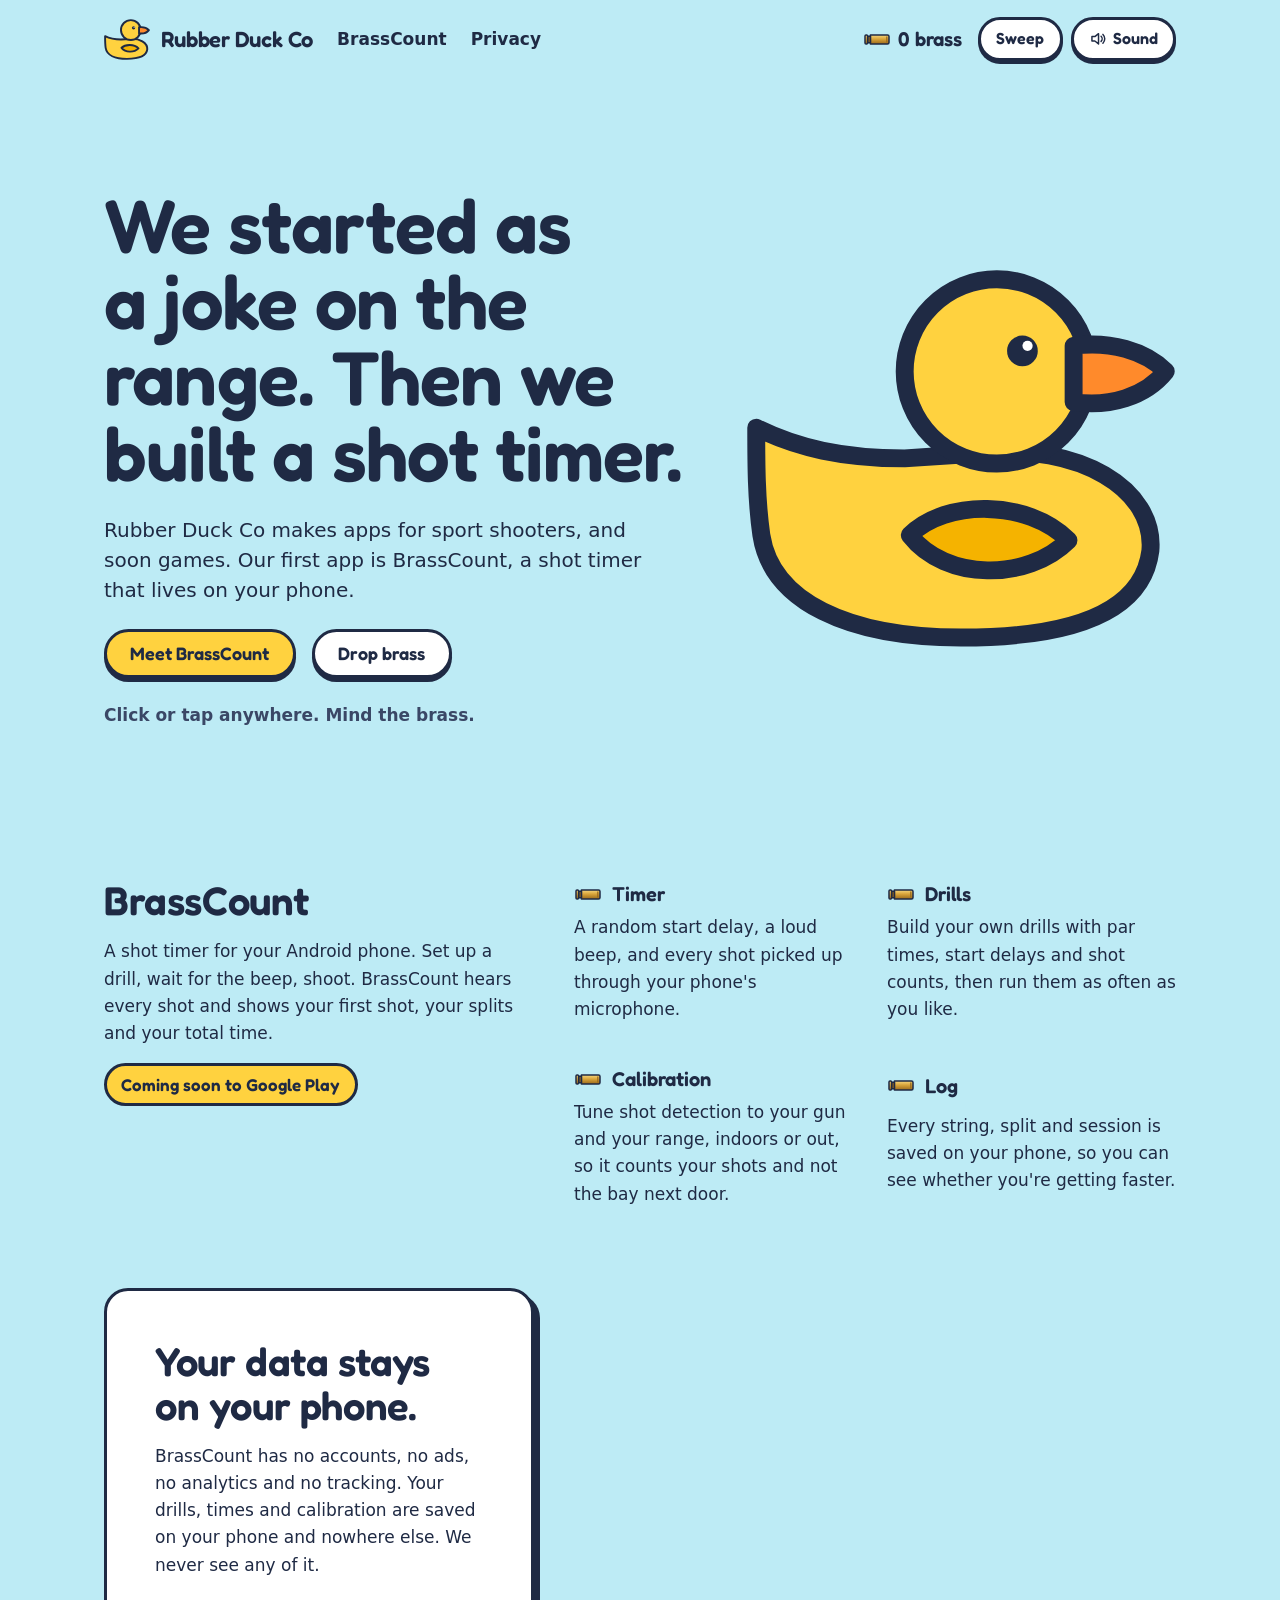
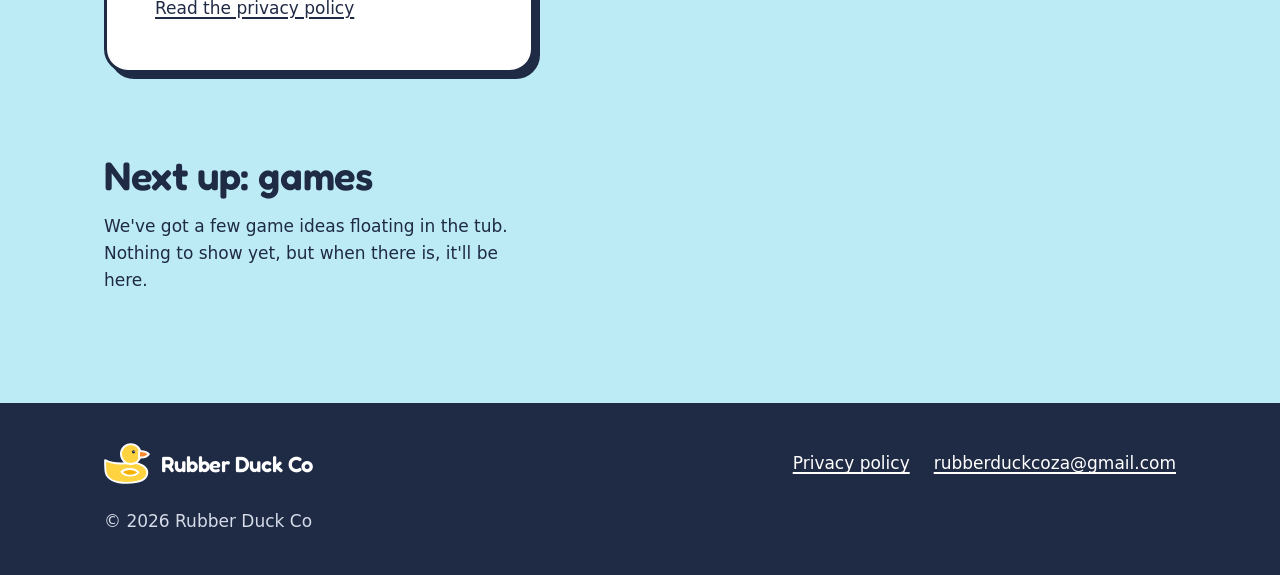
<file: index.html>
<!DOCTYPE html>
<html lang="en">
<head>
  <meta charset="UTF-8">
  <meta name="viewport" content="width=device-width, initial-scale=1">
  <meta http-equiv="Content-Security-Policy" content="default-src 'self'; img-src 'self'; style-src 'self'; script-src 'self'; font-src 'self'; connect-src 'none'; base-uri 'self'; form-action 'none'">
  <title>Rubber Duck Co | Makers of the BrassCount shot timer</title>
  <meta name="description" content="Rubber Duck Co makes BrassCount, a shot timer for sport shooters on Android, and soon games. No accounts, no tracking: your data stays on your phone.">
  <link rel="canonical" href="https://rubberduckco.co.za/">
  <link rel="icon" href="assets/icons/favicon.svg" type="image/svg+xml">
  <link rel="icon" href="assets/icons/favicon-32.png" sizes="32x32" type="image/png">
  <link rel="apple-touch-icon" href="assets/icons/apple-touch-icon.png">
  <meta name="theme-color" content="#bdebf5">
  <meta property="og:type" content="website">
  <meta property="og:site_name" content="Rubber Duck Co">
  <meta property="og:title" content="Rubber Duck Co">
  <meta property="og:description" content="Makers of BrassCount, a shot timer for sport shooters. Games are next.">
  <meta property="og:url" content="https://rubberduckco.co.za/">
  <meta property="og:image" content="https://rubberduckco.co.za/assets/img/og.png">
  <meta property="og:image:width" content="1200">
  <meta property="og:image:height" content="630">
  <meta property="og:image:alt" content="The Rubber Duck Co logo: a yellow rubber duck next to the company name">
  <meta name="twitter:card" content="summary_large_image">
  <link rel="preload" href="assets/fonts/fredoka-600-latin.woff2" as="font" type="font/woff2" crossorigin>
  <link rel="stylesheet" href="assets/css/style.css">
  <script type="module" src="assets/js/main.js"></script>
</head>
<body>
  <a class="skip-link" href="#main">Skip to content</a>

  <header class="site-header">
    <div class="wrap header-inner">
      <a class="lockup" href="index.html">
        <img class="lockup-mark" src="assets/img/logo/mark.svg" alt="" width="168" height="148">
        <span>Rubber Duck Co</span>
      </a>
      <nav aria-label="Main">
        <ul class="nav-list">
          <li><a href="index.html#brasscount">BrassCount</a></li>
          <li><a href="privacy.html">Privacy</a></li>
        </ul>
      </nav>
      <div class="brass-controls" data-brass-controls hidden>
        <p class="brass-count"><span class="brass-number" data-brass-count>0</span> brass</p>
        <button class="chip" type="button" data-brass-sweep>Sweep</button>
        <button class="chip" type="button" data-brass-sound aria-pressed="true">
          <svg class="sound-icon" viewBox="0 0 24 24" aria-hidden="true">
            <path d="M4 9v6h4l5 4V5L8 9z"/>
            <path class="sound-waves" d="M16.5 8.5a5 5 0 0 1 0 7M19 6a8.5 8.5 0 0 1 0 12"/>
            <path class="sound-off" d="M17 9l5 6M22 9l-5 6"/>
          </svg>
          <span class="chip-label">Sound</span>
        </button>
      </div>
      <p class="toast" data-brass-toast aria-live="polite"></p>
    </div>
  </header>

  <main id="main">
    <section class="hero wrap" aria-labelledby="hero-title">
      <div class="hero-copy">
        <h1 id="hero-title" data-solid>We started as a joke on the range. Then we built a shot timer.</h1>
        <p class="lead">Rubber Duck Co makes apps for sport shooters, and soon games. Our first app is BrassCount, a shot timer that lives on your phone.</p>
        <div class="hero-actions">
          <a class="button" href="#brasscount">Meet BrassCount</a>
          <button class="button button-quiet" type="button" data-brass-drop hidden>Drop brass</button>
        </div>
        <p class="hint" data-brass-hint hidden>Click or tap anywhere. Mind the brass.</p>
      </div>

      <button class="duck" type="button" data-duck aria-label="Squeeze the duck">
        <svg class="duck-svg" data-solid="duck" viewBox="16 26 168 148" width="168" height="148" aria-hidden="true" focusable="false">
          <g transform="translate(-4 -4)">
            <g stroke="#1F2A44" stroke-width="7" stroke-linejoin="round" stroke-linecap="round">
              <path data-hull d="M24 92 C40 100 58 104 82 104 L112 102 C150 98 180 116 178 140 C175 164 148 174 104 174 C60 174 30 160 26 134 C24 120 24 106 24 92 Z" fill="#FFD23F"/>
              <path d="M84 134 C98 120 130 120 146 136 C130 152 98 152 84 134 Z" fill="#F5B300"/>
              <circle data-hull cx="118" cy="70" r="36" fill="#FFD23F"/>
              <path data-hull d="M148 60 C162 58 176 62 184 70 C176 80 162 84 148 82 Z" fill="#FF8A2B"/>
            </g>
            <circle cx="128" cy="62" r="6" fill="#1F2A44"/>
            <circle cx="130" cy="60" r="2" fill="#FFFFFF"/>
          </g>
        </svg>
      </button>
    </section>

    <section class="section wrap" id="brasscount" aria-labelledby="brasscount-title">
      <div class="section-intro">
        <h2 id="brasscount-title" data-solid>BrassCount</h2>
        <p>A shot timer for your Android phone. Set up a drill, wait for the beep, shoot. BrassCount hears every shot and shows your first shot, your splits and your total time.</p>
        <p class="status">Coming soon to Google Play</p>
      </div>
      <dl class="features">
        <div>
          <dt>Timer</dt>
          <dd>A random start delay, a loud beep, and every shot picked up through your phone's microphone.</dd>
        </div>
        <div>
          <dt>Drills</dt>
          <dd>Build your own drills with par times, start delays and shot counts, then run them as often as you like.</dd>
        </div>
        <div>
          <dt>Calibration</dt>
          <dd>Tune shot detection to your gun and your range, indoors or out, so it counts your shots and not the bay next door.</dd>
        </div>
        <div>
          <dt>Log</dt>
          <dd>Every string, split and session is saved on your phone, so you can see whether you're getting faster.</dd>
        </div>
      </dl>
    </section>

    <section class="section wrap" aria-labelledby="promise-title">
      <div class="promise">
        <h2 id="promise-title" data-solid>Your data stays on your phone.</h2>
        <p>BrassCount has no accounts, no ads, no analytics and no tracking. Your drills, times and calibration are saved on your phone and nowhere else. We never see any of it.</p>
        <p><a href="privacy.html">Read the privacy policy</a></p>
      </div>
    </section>

    <section class="section wrap games" aria-labelledby="games-title">
      <div class="section-intro">
        <h2 id="games-title" data-solid>Next up: games</h2>
        <p>We've got a few game ideas floating in the tub. Nothing to show yet, but when there is, it'll be here.</p>
      </div>
    </section>
  </main>

  <footer class="site-footer">
    <div class="wrap footer-inner">
      <a class="lockup" href="index.html">
        <img class="lockup-mark" src="assets/img/logo/mark-light.svg" alt="" width="168" height="148" loading="lazy">
        <span>Rubber Duck Co</span>
      </a>
      <ul class="footer-links">
        <li><a href="privacy.html">Privacy policy</a></li>
        <li><a href="mailto:rubberduckcoza@gmail.com">rubberduckcoza@gmail.com</a></li>
      </ul>
      <p class="footer-note">© 2026 Rubber Duck Co</p>
    </div>
  </footer>
</body>
</html>
</file>
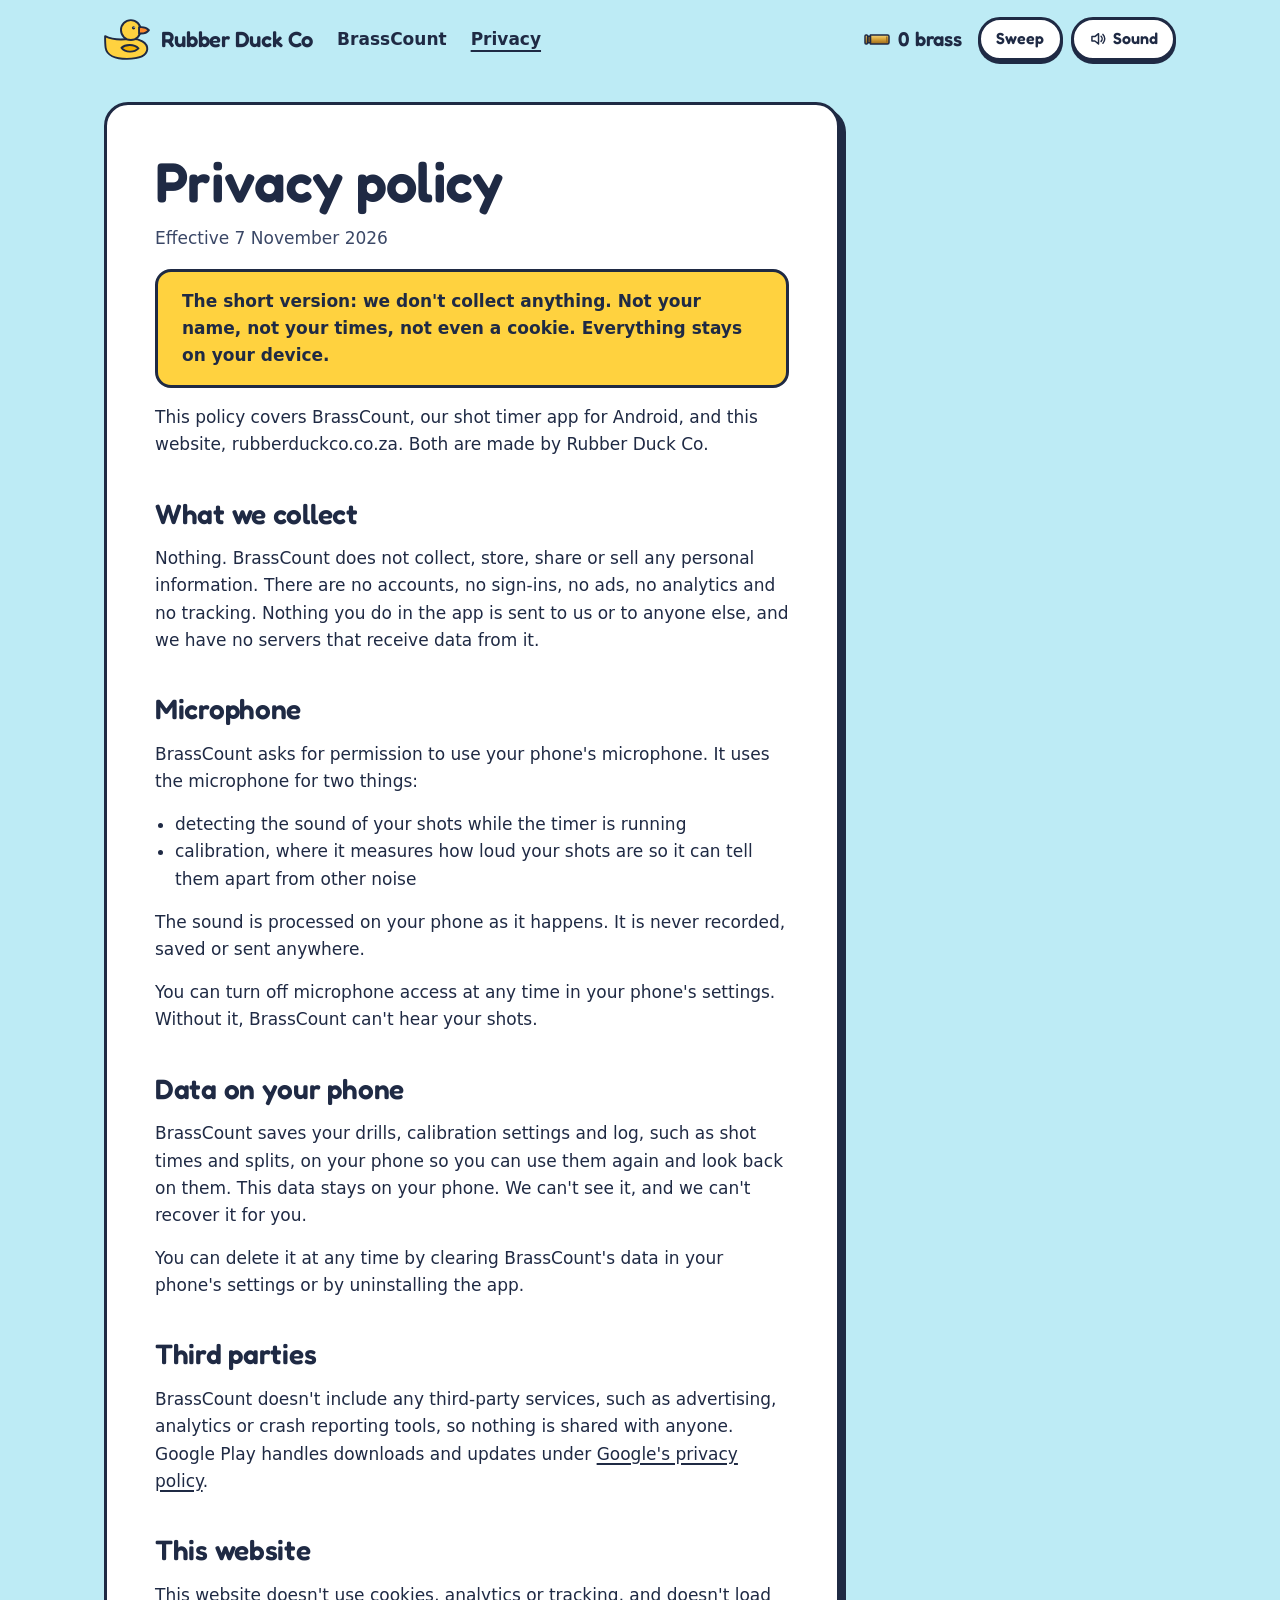
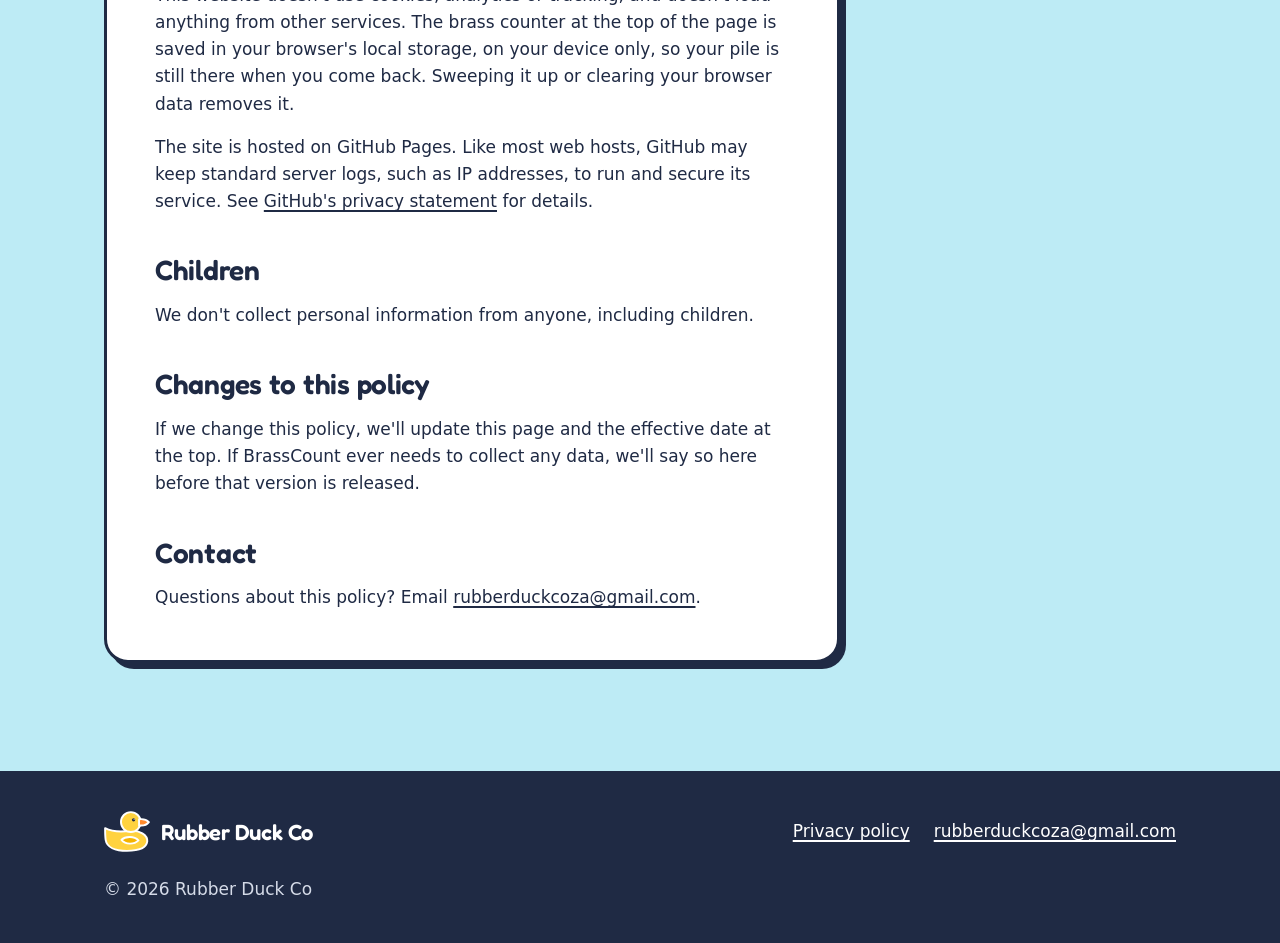
<file: privacy.html>
<!DOCTYPE html>
<html lang="en">
<head>
  <meta charset="UTF-8">
  <meta name="viewport" content="width=device-width, initial-scale=1">
  <meta http-equiv="Content-Security-Policy" content="default-src 'self'; img-src 'self'; style-src 'self'; script-src 'self'; font-src 'self'; connect-src 'none'; base-uri 'self'; form-action 'none'">
  <title>Privacy policy | Rubber Duck Co</title>
  <meta name="description" content="Privacy policy for BrassCount and rubberduckco.co.za. We don't collect any personal information. Everything stays on your device.">
  <link rel="canonical" href="https://rubberduckco.co.za/privacy.html">
  <link rel="icon" href="assets/icons/favicon.svg" type="image/svg+xml">
  <link rel="icon" href="assets/icons/favicon-32.png" sizes="32x32" type="image/png">
  <link rel="apple-touch-icon" href="assets/icons/apple-touch-icon.png">
  <meta name="theme-color" content="#bdebf5">
  <meta property="og:type" content="website">
  <meta property="og:site_name" content="Rubber Duck Co">
  <meta property="og:title" content="Privacy policy | Rubber Duck Co">
  <meta property="og:description" content="We don't collect anything. Not your name, not your times. Everything stays on your device.">
  <meta property="og:url" content="https://rubberduckco.co.za/privacy.html">
  <meta property="og:image" content="https://rubberduckco.co.za/assets/img/og.png">
  <meta property="og:image:width" content="1200">
  <meta property="og:image:height" content="630">
  <meta property="og:image:alt" content="The Rubber Duck Co logo: a yellow rubber duck next to the company name">
  <meta name="twitter:card" content="summary_large_image">
  <link rel="preload" href="assets/fonts/fredoka-600-latin.woff2" as="font" type="font/woff2" crossorigin>
  <link rel="stylesheet" href="assets/css/style.css">
  <script type="module" src="assets/js/main.js"></script>
</head>
<body>
  <a class="skip-link" href="#main">Skip to content</a>

  <header class="site-header">
    <div class="wrap header-inner">
      <a class="lockup" href="index.html">
        <img class="lockup-mark" src="assets/img/logo/mark.svg" alt="" width="168" height="148">
        <span>Rubber Duck Co</span>
      </a>
      <nav aria-label="Main">
        <ul class="nav-list">
          <li><a href="index.html#brasscount">BrassCount</a></li>
          <li><a href="privacy.html" aria-current="page">Privacy</a></li>
        </ul>
      </nav>
      <div class="brass-controls" data-brass-controls hidden>
        <p class="brass-count"><span class="brass-number" data-brass-count>0</span> brass</p>
        <button class="chip" type="button" data-brass-sweep>Sweep</button>
        <button class="chip" type="button" data-brass-sound aria-pressed="true">
          <svg class="sound-icon" viewBox="0 0 24 24" aria-hidden="true">
            <path d="M4 9v6h4l5 4V5L8 9z"/>
            <path class="sound-waves" d="M16.5 8.5a5 5 0 0 1 0 7M19 6a8.5 8.5 0 0 1 0 12"/>
            <path class="sound-off" d="M17 9l5 6M22 9l-5 6"/>
          </svg>
          <span class="chip-label">Sound</span>
        </button>
      </div>
      <p class="toast" data-brass-toast aria-live="polite"></p>
    </div>
  </header>

  <main id="main" class="wrap">
    <article class="policy">
      <h1 data-solid>Privacy policy</h1>
      <p class="policy-meta">Effective 7 November 2026</p>
      <p class="policy-short">The short version: we don't collect anything. Not your name, not your times, not even a cookie. Everything stays on your device.</p>

      <p>This policy covers BrassCount, our shot timer app for Android, and this website, rubberduckco.co.za. Both are made by Rubber Duck Co.</p>

      <h2 data-solid>What we collect</h2>
      <p>Nothing. BrassCount does not collect, store, share or sell any personal information. There are no accounts, no sign-ins, no ads, no analytics and no tracking. Nothing you do in the app is sent to us or to anyone else, and we have no servers that receive data from it.</p>

      <h2 data-solid>Microphone</h2>
      <p>BrassCount asks for permission to use your phone's microphone. It uses the microphone for two things:</p>
      <ul>
        <li>detecting the sound of your shots while the timer is running</li>
        <li>calibration, where it measures how loud your shots are so it can tell them apart from other noise</li>
      </ul>
      <p>The sound is processed on your phone as it happens. It is never recorded, saved or sent anywhere.</p>
      <p>You can turn off microphone access at any time in your phone's settings. Without it, BrassCount can't hear your shots.</p>

      <h2 data-solid>Data on your phone</h2>
      <p>BrassCount saves your drills, calibration settings and log, such as shot times and splits, on your phone so you can use them again and look back on them. This data stays on your phone. We can't see it, and we can't recover it for you.</p>
      <p>You can delete it at any time by clearing BrassCount's data in your phone's settings or by uninstalling the app.</p>

      <h2 data-solid>Third parties</h2>
      <p>BrassCount doesn't include any third-party services, such as advertising, analytics or crash reporting tools, so nothing is shared with anyone. Google Play handles downloads and updates under <a href="https://policies.google.com/privacy">Google's privacy policy</a>.</p>

      <h2 data-solid>This website</h2>
      <p>This website doesn't use cookies, analytics or tracking, and doesn't load anything from other services. The brass counter at the top of the page is saved in your browser's local storage, on your device only, so your pile is still there when you come back. Sweeping it up or clearing your browser data removes it.</p>
      <p>The site is hosted on GitHub Pages. Like most web hosts, GitHub may keep standard server logs, such as IP addresses, to run and secure its service. See <a href="https://docs.github.com/en/site-policy/privacy-policies/github-general-privacy-statement">GitHub's privacy statement</a> for details.</p>

      <h2 data-solid>Children</h2>
      <p>We don't collect personal information from anyone, including children.</p>

      <h2 data-solid>Changes to this policy</h2>
      <p>If we change this policy, we'll update this page and the effective date at the top. If BrassCount ever needs to collect any data, we'll say so here before that version is released.</p>

      <h2 data-solid>Contact</h2>
      <p>Questions about this policy? Email <a href="mailto:rubberduckcoza@gmail.com">rubberduckcoza@gmail.com</a>.</p>
    </article>
  </main>

  <footer class="site-footer">
    <div class="wrap footer-inner">
      <a class="lockup" href="index.html">
        <img class="lockup-mark" src="assets/img/logo/mark-light.svg" alt="" width="168" height="148" loading="lazy">
        <span>Rubber Duck Co</span>
      </a>
      <ul class="footer-links">
        <li><a href="privacy.html" aria-current="page">Privacy policy</a></li>
        <li><a href="mailto:rubberduckcoza@gmail.com">rubberduckcoza@gmail.com</a></li>
      </ul>
      <p class="footer-note">© 2026 Rubber Duck Co</p>
    </div>
  </footer>
</body>
</html>
</file>
<file: assets/css/style.css>
/* Fredoka matches the logo lockups; everything else uses the system font. */
@font-face {
  font-family: "Fredoka";
  src: url("../fonts/fredoka-600-latin.woff2") format("woff2");
  font-style: normal;
  font-weight: 600;
  font-display: swap;
}

:root {
  --sky: #bdebf5;
  --navy: #1f2a44;
  --navy-soft: #3a4766;
  --duck: #ffd23f;
  --duck-deep: #f5b300;
  --beak: #ff8a2b;
  --paper: #ffffff;
  --font-body: system-ui, -apple-system, "Segoe UI", Roboto, sans-serif;
  --font-display: "Fredoka", system-ui, -apple-system, "Segoe UI", Roboto, sans-serif;
  --step-0: 1.0625rem;
  --step-1: 1.25rem;
  --step-2: clamp(1.75rem, 1.3rem + 2vw, 2.5rem);
  --step-3: clamp(2.5rem, 1.5rem + 4.6vw, 4.75rem);
  --space-1: 0.5rem;
  --space-2: 1rem;
  --space-3: 1.5rem;
  --space-4: 2.5rem;
  --space-5: clamp(3.5rem, 2rem + 6vw, 7rem);
  --gutter: clamp(1rem, 4vw, 2.5rem);
  --max-width: 72rem;
  --measure: 62ch;
  --line: 3px;
  --lift: 4px;
  --radius-pill: 999px;
  --radius-panel: 1.5rem;
  --pile-height: 0px;
}

*,
*::before,
*::after {
  box-sizing: border-box;
}

[hidden] {
  display: none !important;
}

html {
  -webkit-text-size-adjust: 100%;
}

body {
  margin: 0;
  background: var(--sky);
  color: var(--navy);
  font-family: var(--font-body);
  font-size: var(--step-0);
  line-height: 1.6;
}

h1,
h2,
h3 {
  margin: 0;
  font-family: var(--font-display);
  font-weight: 600;
  letter-spacing: -0.01em;
  text-wrap: balance;
}

h1 {
  font-size: var(--step-3);
  line-height: 1;
}

h2 {
  font-size: var(--step-2);
  line-height: 1.1;
}

p {
  margin: 0;
}

a {
  color: inherit;
  text-decoration-thickness: 2px;
  text-underline-offset: 0.2em;
}

a:hover {
  text-decoration-color: var(--beak);
}

:focus-visible {
  outline: 3px solid var(--beak);
  outline-offset: 3px;
}

.wrap {
  width: 100%;
  max-width: var(--max-width);
  margin-inline: auto;
  padding-inline: var(--gutter);
}

.skip-link {
  position: absolute;
  top: var(--space-1);
  left: var(--space-1);
  z-index: 20;
  padding: var(--space-1) var(--space-2);
  border: var(--line) solid var(--navy);
  border-radius: var(--radius-pill);
  background: var(--duck);
  font-weight: 700;
  transform: translateY(-200%);
}

.skip-link:focus-visible {
  transform: none;
}

.visually-hidden {
  position: absolute;
  width: 1px;
  height: 1px;
  margin: -1px;
  overflow: hidden;
  clip-path: inset(50%);
  white-space: nowrap;
}

/* Lockup: the horizontal lockup from the logo system.
   Mark height is 1.85x the type size and the gap 0.5x, as on the artboard. */
.lockup {
  display: inline-flex;
  align-items: center;
  gap: 0.5em;
  font-family: var(--font-display);
  font-weight: 600;
  font-size: 1.25rem;
  line-height: 1;
  letter-spacing: -0.01em;
  white-space: nowrap;
  text-decoration: none;
}

.lockup-mark {
  display: block;
  width: auto;
  height: 1.85em;
}

/* Header */
.site-header {
  padding-block: var(--space-2);
}

.header-inner {
  display: flex;
  flex-wrap: wrap;
  align-items: center;
  gap: var(--space-2) var(--space-3);
}

.nav-list {
  display: flex;
  flex-wrap: wrap;
  gap: var(--space-1) var(--space-3);
  margin: 0;
  padding: 0;
  list-style: none;
  font-weight: 600;
}

.nav-list a {
  display: inline-block;
  padding-block: 0.6rem;
  text-decoration: none;
}

.nav-list a:hover,
.nav-list a[aria-current="page"] {
  text-decoration: underline;
  text-decoration-thickness: 2px;
  text-underline-offset: 0.3em;
}

.brass-controls {
  display: flex;
  flex-wrap: wrap;
  align-items: center;
  gap: var(--space-1);
  width: 100%;
}

.brass-count {
  display: inline-flex;
  align-items: center;
  gap: 0.4rem;
  margin-right: auto;
  font-family: var(--font-display);
  font-weight: 600;
  font-size: var(--step-1);
  font-variant-numeric: tabular-nums;
}

.brass-count::before {
  content: "";
  width: 1.75rem;
  height: 0.8125rem;
  background: url("../img/casing.svg") center / contain no-repeat;
}

.brass-number {
  display: inline-block;
}

.brass-number.is-bumped {
  animation: bump 180ms ease-out;
}

@keyframes bump {
  40% {
    transform: scale(1.25);
  }
}

.toast {
  position: fixed;
  top: var(--space-2);
  left: 50%;
  z-index: 30;
  width: max-content;
  max-width: calc(100% - 2 * var(--gutter));
  padding: 0.6rem 1.1rem;
  border: var(--line) solid var(--navy);
  border-radius: var(--radius-pill);
  background: var(--paper);
  box-shadow: 0 var(--lift) 0 var(--navy);
  font-weight: 600;
  text-align: center;
  transform: translateX(-50%);
}

.toast:empty {
  display: none;
}

/* Buttons: yellow stickers that sink into their shadow when pressed */
.button,
.chip {
  display: inline-flex;
  align-items: center;
  justify-content: center;
  gap: 0.4em;
  min-height: 2.75rem;
  border: var(--line) solid var(--navy);
  border-radius: var(--radius-pill);
  background: var(--duck);
  color: var(--navy);
  font-family: var(--font-display);
  font-weight: 600;
  line-height: 1.1;
  text-decoration: none;
  cursor: pointer;
  box-shadow: 0 var(--lift) 0 var(--navy);
}

.button {
  padding: 0.65em 1.3em;
  font-size: 1.125rem;
}

.chip {
  --lift: 3px;
  padding: 0.35em 0.95em;
  font-size: 1rem;
  background: var(--paper);
}

.button-quiet {
  background: var(--paper);
}

.button:hover,
.chip:hover {
  background: var(--beak);
}

.button:active,
.chip:active {
  box-shadow: 0 0 0 var(--navy);
  transform: translateY(var(--lift));
}

.sound-icon {
  width: 1.1em;
  height: 1.1em;
  fill: none;
  stroke: currentColor;
  stroke-width: 2;
  stroke-linecap: round;
  stroke-linejoin: round;
}

/* Icon-only on small screens; the hidden label stays the button's name */
.chip-label {
  position: absolute;
  width: 1px;
  height: 1px;
  margin: -1px;
  overflow: hidden;
  clip-path: inset(50%);
  white-space: nowrap;
}

.chip[aria-pressed="false"] .sound-waves,
.chip[aria-pressed="true"] .sound-off {
  display: none;
}

/* Hero */
.hero {
  display: grid;
  gap: var(--space-4);
  align-items: center;
  padding-block: var(--space-4) var(--space-5);
}

.hero-copy {
  display: grid;
  gap: var(--space-3);
}

.lead {
  max-width: 34rem;
  font-size: var(--step-1);
  line-height: 1.5;
}

.hero-actions {
  display: flex;
  flex-wrap: wrap;
  gap: var(--space-2);
}

.hint {
  color: var(--navy-soft);
  font-weight: 600;
}

.duck {
  justify-self: end;
  width: min(70%, 26rem);
  padding: 0;
  border: 0;
  border-radius: 2rem;
  background: none;
  color: inherit;
  cursor: pointer;
  -webkit-tap-highlight-color: transparent;
}

.duck-svg {
  display: block;
  width: 100%;
  height: auto;
  transform-origin: 50% 100%;
}

/* Sections */
.section {
  display: grid;
  gap: var(--space-3) var(--space-4);
  padding-block: var(--space-4);
}

.section-intro {
  display: grid;
  gap: var(--space-2);
  align-content: start;
  max-width: var(--measure);
}

.status {
  justify-self: start;
  padding: 0.3rem 0.9rem;
  border: var(--line) solid var(--navy);
  border-radius: var(--radius-pill);
  background: var(--duck);
  font-family: var(--font-display);
  font-weight: 600;
}

.features {
  display: grid;
  gap: var(--space-3);
  margin: 0;
}

.features div {
  display: grid;
  gap: 0.25rem;
}

.features dt {
  display: flex;
  align-items: center;
  gap: 0.6rem;
  font-family: var(--font-display);
  font-weight: 600;
  font-size: var(--step-1);
}

.features dt::before {
  content: "";
  flex: none;
  width: 1.75rem;
  height: 0.8125rem;
  background: url("../img/casing.svg") center / contain no-repeat;
}

.features dd {
  margin: 0;
  max-width: 38ch;
}

.promise {
  display: grid;
  gap: var(--space-2);
  max-width: 46rem;
  padding: clamp(1.5rem, 1rem + 3vw, 3rem);
  border: var(--line) solid var(--navy);
  border-radius: var(--radius-panel);
  background: var(--paper);
  box-shadow: 6px 6px 0 var(--navy);
}

.promise p {
  max-width: var(--measure);
}

.games {
  padding-bottom: var(--space-5);
}

/* Footer: the dark-background lockup on a navy band, padded so the brass pile never covers it */
.site-footer {
  padding-top: var(--space-4);
  padding-bottom: calc(var(--space-4) + var(--pile-height));
  background: var(--navy);
  color: var(--paper);
}

.footer-inner {
  display: grid;
  gap: var(--space-3);
}

.footer-links {
  display: flex;
  flex-wrap: wrap;
  gap: var(--space-1) var(--space-3);
  margin: 0;
  padding: 0;
  list-style: none;
}

.footer-links a {
  display: inline-block;
  padding-block: 0.4rem;
  overflow-wrap: anywhere;
}

.site-footer :focus-visible {
  outline-color: var(--duck);
}

.footer-note {
  color: #d5dbe8;
}

/* Privacy policy */
.policy {
  display: grid;
  gap: var(--space-2);
  max-width: 46rem;
  margin-block: var(--space-3) var(--space-5);
  padding: clamp(1.25rem, 0.75rem + 3vw, 3rem);
  border: var(--line) solid var(--navy);
  border-radius: var(--radius-panel);
  background: var(--paper);
  box-shadow: 6px 6px 0 var(--navy);
}

.policy h1 {
  font-size: clamp(2.25rem, 1.6rem + 3vw, 3.5rem);
}

.policy h2 {
  margin-top: var(--space-3);
  font-size: clamp(1.375rem, 1.2rem + 1vw, 1.75rem);
}

.policy p,
.policy li {
  max-width: var(--measure);
}

.policy ul {
  margin: 0;
  padding-left: 1.25rem;
}

.policy-meta {
  color: var(--navy-soft);
}

.policy-short {
  padding: var(--space-2) var(--space-3);
  border: var(--line) solid var(--navy);
  border-radius: 1rem;
  background: var(--duck);
  font-weight: 600;
}

/* 404: the stacked lockup */
.missed {
  display: grid;
  justify-items: center;
  gap: var(--space-3);
  padding-block: var(--space-5);
  text-align: center;
}

.lockup-stacked {
  display: grid;
  justify-items: center;
  gap: 0.25em;
  font-family: var(--font-display);
  font-weight: 600;
  font-size: 1.5rem;
  line-height: 1;
  letter-spacing: -0.01em;
  text-decoration: none;
}

.lockup-stacked img {
  width: auto;
  height: 4.6em;
}

.missed p {
  max-width: 40ch;
}

/* The brass layer sits over everything but never catches clicks */
.brass-canvas {
  position: fixed;
  inset: 0;
  z-index: 10;
  width: 100%;
  height: 100%;
  pointer-events: none;
}

@media (min-width: 40em) {
  .lockup {
    font-size: 1.375rem;
  }

  .brass-controls {
    width: auto;
    margin-left: auto;
  }

  .brass-count {
    margin-right: var(--space-1);
  }

  .chip-label {
    position: static;
    width: auto;
    height: auto;
    margin: 0;
    overflow: visible;
    clip-path: none;
  }

  .features {
    grid-template-columns: repeat(2, minmax(0, 1fr));
    gap: var(--space-4) var(--space-3);
  }

  .footer-inner {
    grid-template-columns: auto 1fr;
    align-items: center;
  }

  .footer-links {
    justify-content: flex-end;
  }

  .footer-note {
    grid-column: 1 / -1;
  }
}

@media (min-width: 56em) {
  .hero {
    grid-template-columns: 7fr 5fr;
    padding-top: var(--space-5);
  }

  .duck {
    width: 100%;
  }

  .section {
    grid-template-columns: 5fr 7fr;
  }
}

@media (prefers-reduced-motion: no-preference) {
  .button,
  .chip {
    transition: transform 90ms ease-out, box-shadow 90ms ease-out, background-color 120ms ease-out;
  }

  .duck-svg {
    transition: transform 140ms cubic-bezier(0.3, 1.6, 0.5, 1);
  }

  .duck:active .duck-svg,
  .duck.is-squeezed .duck-svg {
    transform: scale(1.08, 0.86);
    transition-duration: 70ms;
  }
}

@media (prefers-reduced-motion: reduce) {
  .brass-number.is-bumped {
    animation: none;
  }
}

@media print {
  body {
    background: none;
  }

  .brass-canvas,
  .brass-controls,
  .toast,
  .skip-link,
  .site-header nav {
    display: none !important;
  }

  .lockup-mark {
    content: url("../img/logo/mark-mono-navy.svg");
  }

  .policy {
    border: 0;
    box-shadow: none;
    padding: 0;
  }

  .site-footer {
    background: none;
    color: var(--navy);
  }
}
</file>
